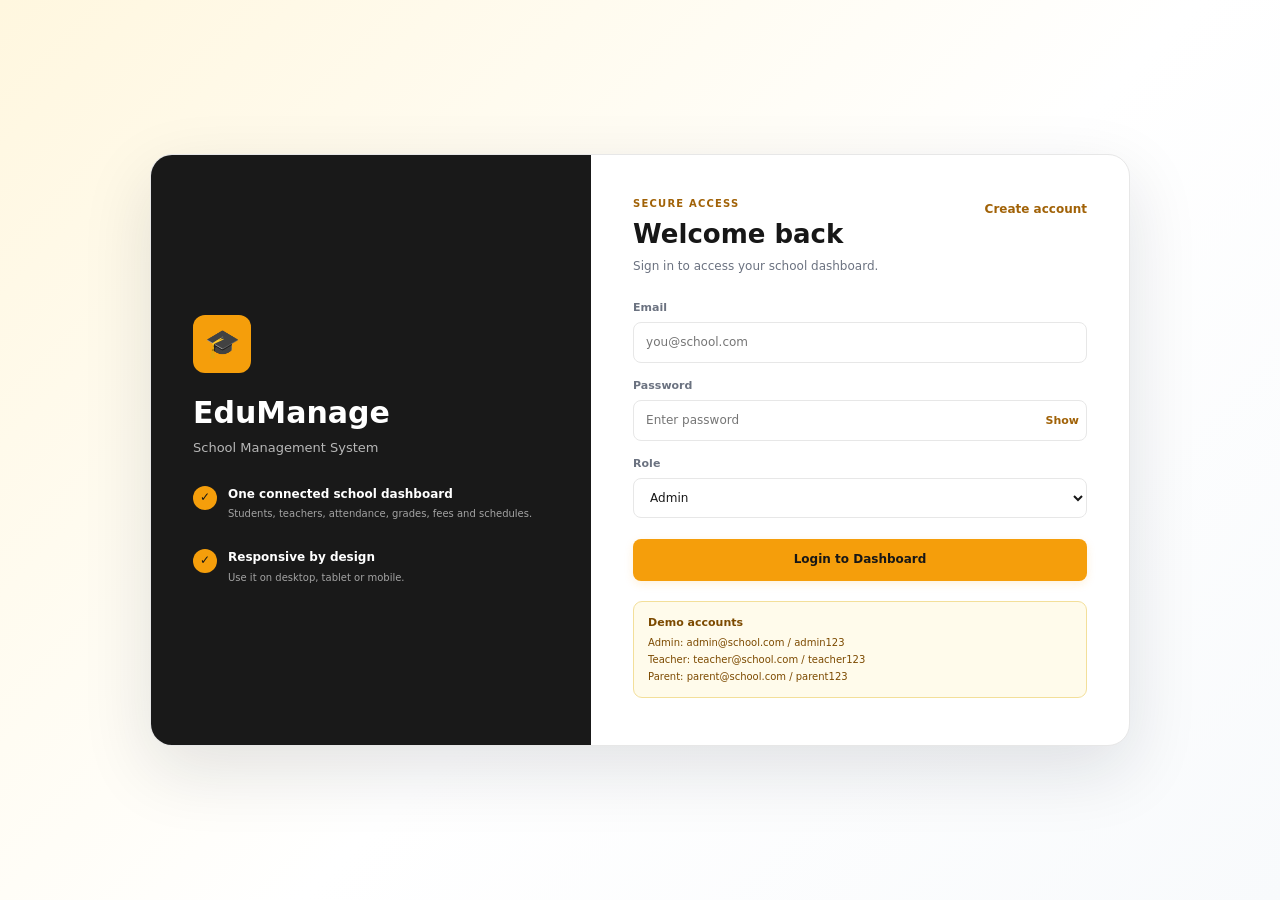
<file: index.html>
<!DOCTYPE html>
<html lang="en">
<head>
  <meta charset="UTF-8">
  <meta name="viewport" content="width=device-width, initial-scale=1.0">
  <title>EduManage | School Management System</title>
  <link rel="stylesheet" href="css/style.css">
</head>
<body>
  <div class="app-shell">
    <aside class="sidebar" id="sidebar">
      <div class="brand">
        <div class="brand-icon">🎓</div>
        <div><strong>EduManage</strong><small>School ERP</small></div>
      </div>

      <nav class="nav-menu">
        <button class="nav-item active" data-page="dashboard"><span class="nav-icon">📊</span><span>Dashboard</span></button>
        <button class="nav-item" data-page="students"><span class="nav-icon">👨‍🎓</span><span>Students</span></button>
        <button class="nav-item" data-page="teachers"><span class="nav-icon">👩‍🏫</span><span>Teachers</span></button>
        <button class="nav-item" data-page="classes"><span class="nav-icon">🏫</span><span>Classes & Sections</span></button>
        <button class="nav-item" data-page="attendance"><span class="nav-icon">✓</span><span>Attendance</span></button>
        <button class="nav-item" data-page="grades"><span class="nav-icon">📝</span><span>Grades</span></button>
        <button class="nav-item" data-page="fees"><span class="nav-icon">₹</span><span>Fee Management</span></button>
        <button class="nav-item" data-page="timetable"><span class="nav-icon">🕐</span><span>Timetable</span></button>
        <button class="nav-item" data-page="reports"><span class="nav-icon">📄</span><span>Reports & Export</span></button>
        <button class="nav-item" data-page="exams"><span class="nav-icon">📅</span><span>Exam Schedule</span></button>
        <button class="nav-item" data-page="communications"><span class="nav-icon">💬</span><span>Parent Communication</span></button>
        <button class="nav-item" data-page="receipts"><span class="nav-icon">🧾</span><span>Fee Receipts</span></button>
        <button class="nav-item" data-page="photos"><span class="nav-icon">🖼</span><span>Student Photos</span></button>
        <button class="nav-item" data-page="notifications"><span class="nav-icon">🔔</span><span>Notifications</span></button>
      </nav>

      <div class="sidebar-footer">
        <div class="user-mini">
          <div class="avatar user-initials">AU</div>
          <div><strong class="user-name">Admin User</strong><small class="user-role">Administrator</small></div>
        </div>
        <button id="logoutBtn" class="logout-btn">↪ Logout</button>
      </div>
    </aside>

    <main class="main">
      <header class="topbar">
        <div class="top-left">
          <button class="mobile-menu" id="mobileMenu">☰</button>
          <div>
            <h1 id="pageTitle">Dashboard</h1>
            <p id="pageSubtitle">School overview and statistics</p>
          </div>
        </div>
        <div class="top-actions">
          <span class="date-pill" id="today"></span>
          <button class="icon-btn" id="themeBtn" title="Toggle dark mode">◐</button>
        </div>
      </header>

      <section id="content" class="content"></section>
    </main>
  </div>

  <div id="sidebarOverlay" class="sidebar-overlay" aria-hidden="true"></div>
  <div id="modalRoot"></div>
  <div id="toast" class="toast"></div>

  <script src="js/auth.js"></script>
  <script src="js/data.js"></script>
  <script src="js/app.js"></script>
  <script src="js/enhancements.js"></script>
  <script src="js/phase8.js"></script>
</body>
</html>
</file>
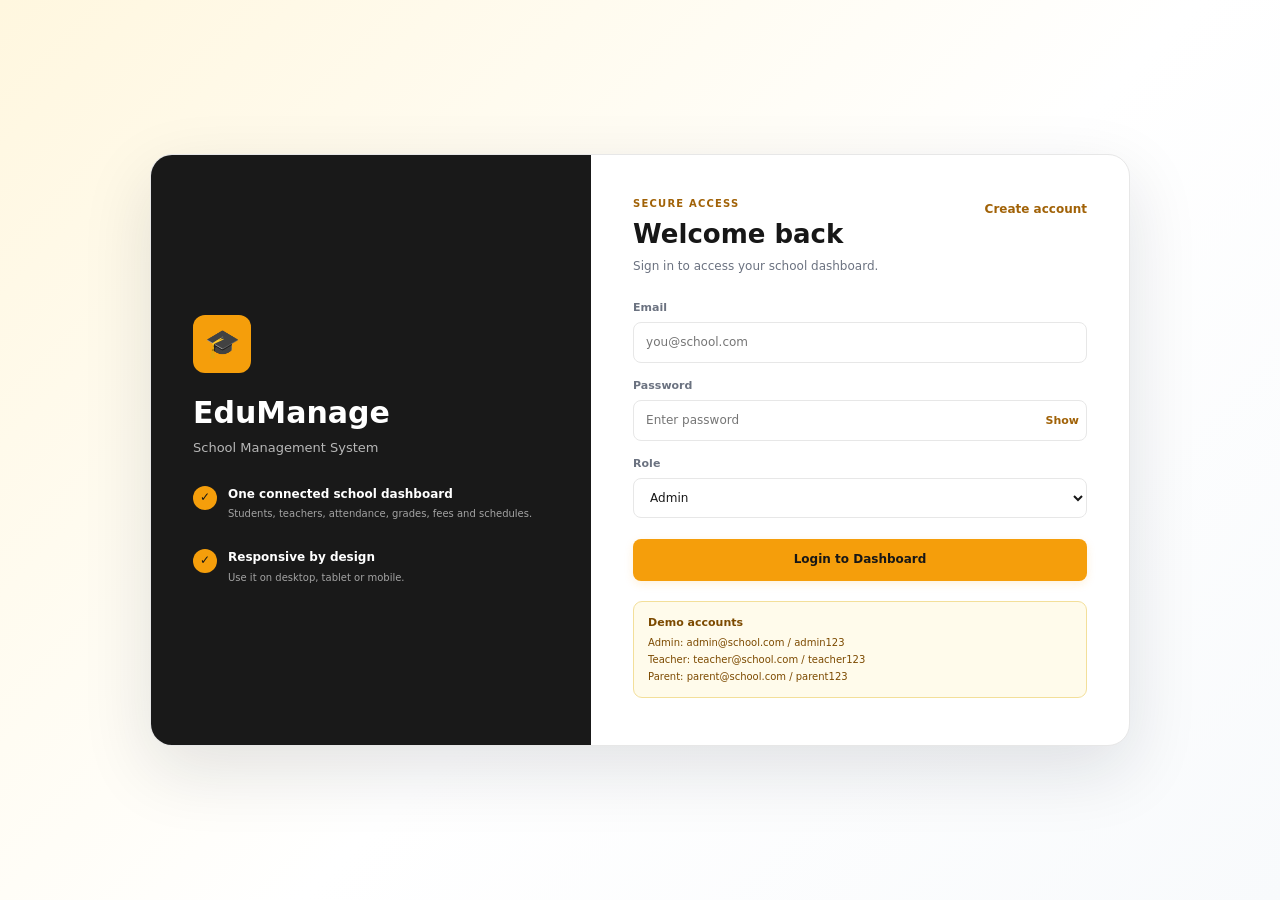
<file: login.html>
<!DOCTYPE html>
<html lang="en"><head><meta charset="UTF-8"><meta name="viewport" content="width=device-width,initial-scale=1.0"><title>EduManage | Login</title><link rel="stylesheet" href="css/style.css"></head>
<body class="auth-page">
<main class="auth-shell">
  <section class="auth-brand-panel"><div class="brand-icon big">🎓</div><h1>EduManage</h1><p>School Management System</p><div class="auth-feature"><span>✓</span><div><strong>One connected school dashboard</strong><small>Students, teachers, attendance, grades, fees and schedules.</small></div></div><div class="auth-feature"><span>✓</span><div><strong>Responsive by design</strong><small>Use it on desktop, tablet or mobile.</small></div></div></section>
  <section class="auth-card">
    <div class="auth-header"><div><div class="page-kicker">SECURE ACCESS</div><h2>Welcome back</h2><p>Sign in to access your school dashboard.</p></div><a class="auth-link" href="register.html">Create account</a></div>
    <div id="authMessage" class="auth-message" hidden></div>
    <form id="loginForm">
      <div class="form-group"><label for="email">Email</label><input id="email" name="email" type="email" autocomplete="username" required placeholder="you@school.com"></div>
      <div class="form-group"><label for="password">Password</label><div class="password-wrap"><input id="password" name="password" type="password" autocomplete="current-password" required placeholder="Enter password"><button type="button" class="password-toggle" onclick="togglePassword()">Show</button></div></div>
      <div class="form-group"><label for="role">Role</label><select id="role" name="role"><option>Admin</option><option>Teacher</option><option>Parent</option></select></div>
      <button id="loginBtn" class="btn btn-primary auth-submit" type="submit">Login to Dashboard</button>
    </form>
    <div class="demo-box"><strong>Demo accounts</strong><div>Admin: admin@school.com / admin123</div><div>Teacher: teacher@school.com / teacher123</div><div>Parent: parent@school.com / parent123</div></div>
  </section>
</main>
<script src="js/auth.js"></script><script>
function togglePassword(){const x=document.getElementById('password'),b=document.querySelector('.password-toggle');x.type=x.type==='password'?'text':'password';b.textContent=x.type==='password'?'Show':'Hide';}
(function(){const p=new URLSearchParams(location.search);if(p.get('email'))document.getElementById('email').value=p.get('email');if(p.get('role'))document.getElementById('role').value=p.get('role');if(p.get('registered'))showMessage('Account created. Sign in with your new credentials.','success');if(p.get('loggedout'))showMessage('You have been logged out.','success');
 document.getElementById('loginForm').addEventListener('submit',e=>{e.preventDefault();const f=new FormData(e.target),btn=document.getElementById('loginBtn');btn.disabled=true;btn.textContent='Signing in…';setTimeout(()=>{if(EduAuth.login(f.get('email'),f.get('password'),f.get('role'))){location.replace('index.html')}else{btn.disabled=false;btn.textContent='Login to Dashboard';showMessage('Invalid credentials or selected role.','error')}},120);});
 function showMessage(msg,type){const el=document.getElementById('authMessage');el.hidden=false;el.className='auth-message '+type;el.textContent=msg;}
})();
</script></body></html>
</file>
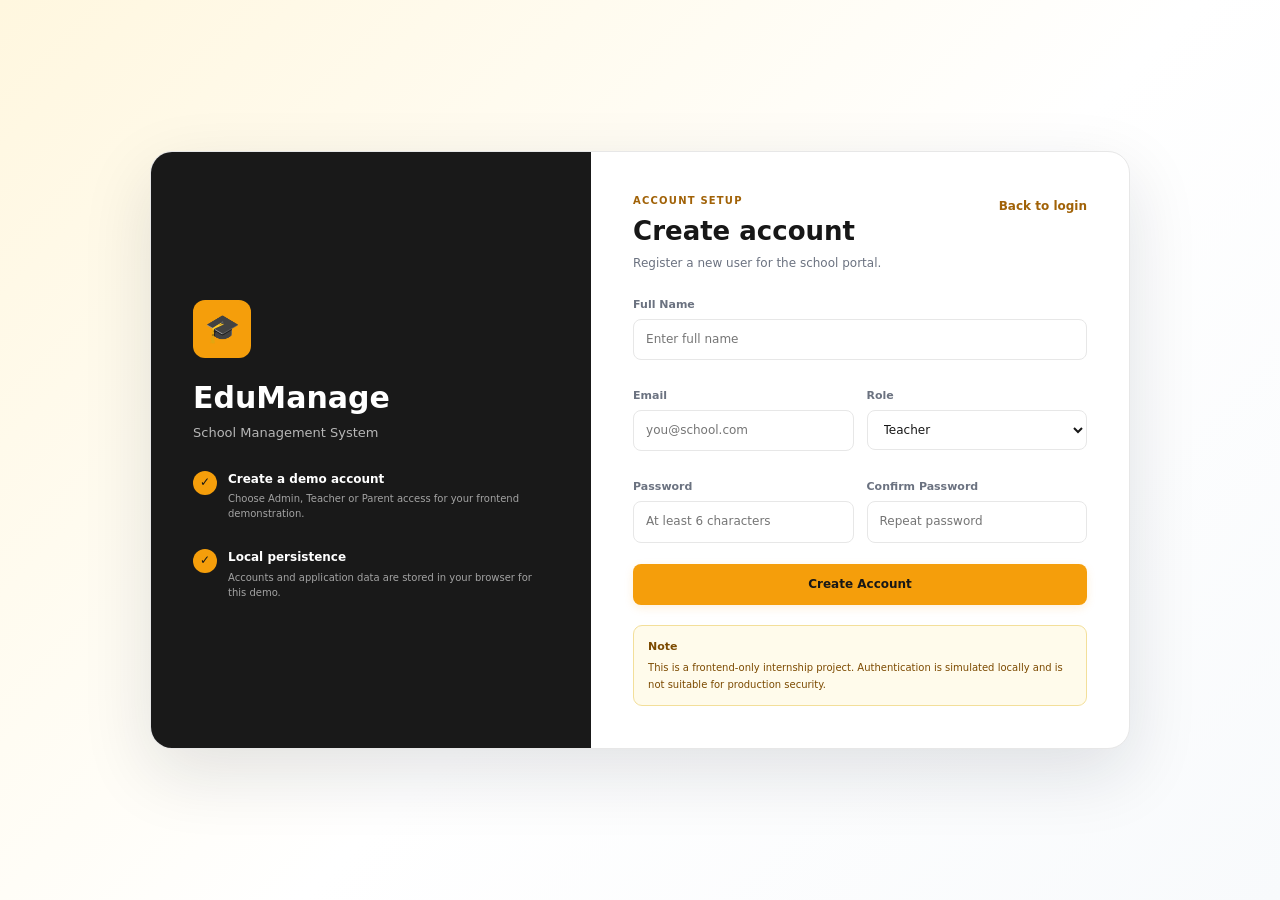
<file: register.html>
<!DOCTYPE html>
<html lang="en"><head><meta charset="UTF-8"><meta name="viewport" content="width=device-width,initial-scale=1.0"><title>EduManage | Register</title><link rel="stylesheet" href="css/style.css"></head>
<body class="auth-page"><main class="auth-shell">
<section class="auth-brand-panel"><div class="brand-icon big">🎓</div><h1>EduManage</h1><p>School Management System</p><div class="auth-feature"><span>✓</span><div><strong>Create a demo account</strong><small>Choose Admin, Teacher or Parent access for your frontend demonstration.</small></div></div><div class="auth-feature"><span>✓</span><div><strong>Local persistence</strong><small>Accounts and application data are stored in your browser for this demo.</small></div></div></section>
<section class="auth-card"><div class="auth-header"><div><div class="page-kicker">ACCOUNT SETUP</div><h2>Create account</h2><p>Register a new user for the school portal.</p></div><a class="auth-link" href="login.html">Back to login</a></div><div id="registerMessage" class="auth-message" hidden></div>
<form id="registerForm"><div class="form-grid"><div class="form-group full"><label>Full Name</label><input name="name" required placeholder="Enter full name"></div><div class="form-group"><label>Email</label><input name="email" type="email" required placeholder="you@school.com"></div><div class="form-group"><label>Role</label><select name="role"><option>Teacher</option><option>Parent</option><option>Admin</option></select></div><div class="form-group"><label>Password</label><input name="password" type="password" minlength="6" required placeholder="At least 6 characters"></div><div class="form-group"><label>Confirm Password</label><input name="confirm" type="password" minlength="6" required placeholder="Repeat password"></div></div><button class="btn btn-primary auth-submit" type="submit">Create Account</button></form>
<div class="demo-box"><strong>Note</strong><div>This is a frontend-only internship project. Authentication is simulated locally and is not suitable for production security.</div></div></section></main>
<script src="js/auth.js"></script><script>
document.getElementById('registerForm').addEventListener('submit',e=>{e.preventDefault();const f=new FormData(e.target),msg=document.getElementById('registerMessage');try{if(f.get('password')!==f.get('confirm'))throw Error('Passwords do not match.');const a=EduAuth.register({name:f.get('name'),email:f.get('email'),password:f.get('password'),role:f.get('role')});msg.hidden=false;msg.className='auth-message success';msg.textContent='Account created successfully. Redirecting to login…';setTimeout(()=>location.replace('login.html?registered=1&email='+encodeURIComponent(a.email)+'&role='+encodeURIComponent(a.role)),450)}catch(err){msg.hidden=false;msg.className='auth-message error';msg.textContent=err.message}});
</script></body></html>
</file>
<file: css/style.css>
:root{
  --primary:#f59e0b;--primary-strong:#d97706;--primary-soft:#fff7df;
  --bg:#f7f8fa;--card:#fff;--text:#171717;--muted:#6b7280;--border:#e7e7e7;
  --sidebar:#191919;--sidebar-muted:#a3a3a3;--success:#16a34a;--danger:#dc2626;
  --shadow:0 8px 30px rgba(15,23,42,.06)
}
*{box-sizing:border-box;margin:0;padding:0}
body{font-family:Inter,ui-sans-serif,system-ui,-apple-system,BlinkMacSystemFont,"Segoe UI",Arial,sans-serif;background:var(--bg);color:var(--text);line-height:1.45}
button,input,select,textarea{font:inherit}button{cursor:pointer;border:0}
.app-shell{min-height:100vh;display:flex}.sidebar{width:258px;position:fixed;inset:0 auto 0 0;background:var(--sidebar);color:#fff;z-index:30;display:flex;flex-direction:column}
.brand{height:82px;padding:0 22px;display:flex;align-items:center;gap:12px;border-bottom:1px solid #303030}.brand-icon{width:42px;height:42px;border-radius:12px;background:var(--primary);display:grid;place-items:center;font-size:21px}.brand strong{display:block;font-size:18px;letter-spacing:-.2px}.brand small{display:block;color:#8f8f8f;font-size:11px;margin-top:1px}
.nav-menu{padding:20px 13px;flex:1;overflow:auto}.nav-label{font-size:10px;text-transform:uppercase;letter-spacing:1px;color:#707070;padding:0 12px 9px}.nav-item{width:100%;display:flex;align-items:center;gap:12px;text-align:left;background:transparent;color:#bdbdbd;padding:11px 13px;border-radius:9px;margin-bottom:4px;font-size:13px;transition:.18s}.nav-item:hover{background:#292929;color:#fff}.nav-item.active{background:var(--primary);color:#171717;font-weight:700}.nav-icon{width:20px;text-align:center;font-size:15px}.sidebar-footer{padding:15px;border-top:1px solid #303030}.user-mini{display:flex;align-items:center;gap:10px;padding:7px}.avatar{width:34px;height:34px;border-radius:50%;background:#fde68a;color:#713f12;display:grid;place-items:center;font-weight:800}.user-mini strong{display:block;font-size:12px}.user-mini small{display:block;color:#888;font-size:10px}.logout-btn{width:100%;margin-top:8px;padding:9px;border-radius:8px;background:#292929;color:#bbb;font-size:12px}.logout-btn:hover{background:#333;color:#fff}
.main{margin-left:258px;width:calc(100% - 258px);min-height:100vh}.topbar{height:82px;background:var(--card);border-bottom:1px solid var(--border);padding:0 32px;display:flex;align-items:center;justify-content:space-between;position:sticky;top:0;z-index:20}.top-left{display:flex;align-items:center;gap:14px}.topbar h1{font-size:23px;letter-spacing:-.5px}.topbar p{font-size:12px;color:var(--muted);margin-top:2px}.top-actions{display:flex;align-items:center;gap:10px}.date-pill{padding:8px 11px;border:1px solid var(--border);border-radius:8px;color:var(--muted);font-size:12px;background:#fafafa}.icon-btn,.mobile-menu{width:38px;height:38px;border-radius:9px;background:#f5f5f5;color:#444}.mobile-menu{display:none}.content{padding:28px 32px 40px;max-width:1600px;margin:auto}
.welcome{display:flex;justify-content:space-between;align-items:center;background:linear-gradient(110deg,#fff8df,#fff);border:1px solid #f3df9a;border-radius:15px;padding:22px 24px;margin-bottom:22px}.welcome h2{font-size:20px;letter-spacing:-.3px}.welcome p{font-size:12px;color:#786f58;margin-top:5px}.welcome .welcome-badge{background:#fff1b8;color:#8a5a00;padding:7px 10px;border-radius:8px;font-size:11px;font-weight:700}
.stats{display:grid;grid-template-columns:repeat(4,1fr);gap:15px;margin-bottom:22px}.stat-card{background:var(--card);border:1px solid var(--border);border-radius:13px;padding:18px;box-shadow:var(--shadow)}.stat-top{display:flex;justify-content:space-between;align-items:center}.stat-card .label{font-size:12px;color:var(--muted)}.stat-icon{width:35px;height:35px;border-radius:9px;background:var(--primary-soft);display:grid;place-items:center}.stat-card .value{font-size:27px;font-weight:780;margin:12px 0 3px;letter-spacing:-.5px}.stat-card .hint{font-size:11px;color:var(--muted)}.hint.up{color:var(--success)}
.dashboard-grid{display:grid;grid-template-columns:1.35fr .65fr;gap:18px}.card{background:var(--card);border:1px solid var(--border);border-radius:13px;box-shadow:var(--shadow);overflow:hidden}.card-head{padding:16px 19px;display:flex;align-items:center;justify-content:space-between;gap:12px;border-bottom:1px solid var(--border)}.card-head h2{font-size:15px}.card-head small{font-size:11px;color:var(--muted)}.card-body{padding:19px}.quick-grid{display:grid;grid-template-columns:repeat(2,1fr);gap:10px}.quick-btn{display:flex;align-items:center;gap:10px;text-align:left;padding:14px;border:1px solid #f2e4b9;border-radius:10px;background:#fffbeb;color:#7c4a00;font-size:12px;font-weight:700}.quick-btn:hover{background:#fff4c7;border-color:#f4d879}.quick-btn span{font-size:17px}.progress-row{margin-bottom:16px}.progress-label{display:flex;justify-content:space-between;font-size:12px;margin-bottom:6px}.progress-label span:last-child{font-weight:700}.progress{height:7px;background:#f0f0f0;border-radius:99px;overflow:hidden}.progress>span{display:block;height:100%;background:var(--primary);border-radius:99px}.activity{display:flex;gap:11px;padding:12px 0;border-bottom:1px solid #f0f0f0}.activity:last-child{border-bottom:0}.activity-dot{width:8px;height:8px;border-radius:50%;background:var(--primary);margin-top:6px;flex:0 0 auto}.activity strong{font-size:12px}.activity p{font-size:11px;color:var(--muted);margin-top:2px}
.toolbar{display:flex;align-items:center;justify-content:space-between;gap:12px;margin-bottom:16px;flex-wrap:wrap}.search{padding:10px 12px;border:1px solid var(--border);border-radius:8px;min-width:250px;outline:none;background:var(--card);color:var(--text);font-size:12px}.search:focus,input:focus,select:focus,textarea:focus{border-color:var(--primary);box-shadow:0 0 0 3px rgba(245,158,11,.13)}.btn{padding:9px 13px;border-radius:8px;font-weight:700;font-size:12px}.btn-primary{background:var(--primary);color:#171717}.btn-primary:hover{background:var(--primary-strong);color:#fff}.btn-secondary{background:#f4f4f5;color:#404040}.btn-danger{background:#fee2e2;color:#991b1b}.btn-sm{padding:6px 9px;font-size:11px}.action-group{display:flex;gap:6px}
.table-wrap{overflow-x:auto}table{width:100%;border-collapse:collapse;min-width:650px}th,td{padding:12px 15px;text-align:left;border-bottom:1px solid #eeeeee;font-size:12px}th{background:#fffbeb;color:#7c4a00;font-size:11px;text-transform:uppercase;letter-spacing:.25px}tr:hover td{background:#fffdf6}.badge{display:inline-block;padding:4px 8px;border-radius:999px;font-size:10px;font-weight:800}.badge.success{background:#dcfce7;color:#166534}.badge.warning{background:#fef3c7;color:#92400e}.badge.danger{background:#fee2e2;color:#991b1b}.empty{padding:35px;text-align:center;color:var(--muted)}
.notice{padding:13px 15px;background:#fffbeb;border-left:3px solid var(--primary);border-radius:7px;color:#7c4a00;margin-bottom:18px;font-size:12px}.modal-backdrop{position:fixed;inset:0;background:rgba(0,0,0,.48);display:grid;place-items:center;z-index:50;padding:15px}.modal{width:min(650px,100%);max-height:90vh;overflow:auto;background:var(--card);border-radius:14px;box-shadow:0 20px 60px rgba(0,0,0,.22)}.modal-head{padding:17px 19px;border-bottom:1px solid var(--border);display:flex;justify-content:space-between;align-items:center}.modal-head h2{font-size:16px}.modal-body{padding:19px}.form-grid{display:grid;grid-template-columns:1fr 1fr;gap:13px}.form-group{display:flex;flex-direction:column;gap:6px}.form-group.full{grid-column:1/-1}.form-group label{font-size:11px;font-weight:750;color:var(--muted)}.form-group input,.form-group select,.form-group textarea{padding:9px 10px;border:1px solid var(--border);border-radius:8px;background:var(--card);color:var(--text);outline:none;font-size:12px}.modal-actions{display:flex;justify-content:flex-end;gap:8px;margin-top:19px}
.attendance-grid{display:grid;grid-template-columns:repeat(auto-fill,minmax(190px,1fr));gap:11px;padding:19px}.student-att{border:1px solid var(--border);border-radius:10px;padding:13px;display:flex;justify-content:space-between;align-items:center;gap:10px}.student-att strong{font-size:12px}.switch{position:relative;width:42px;height:23px}.switch input{opacity:0;width:0;height:0}.slider{position:absolute;inset:0;background:#d1d5db;border-radius:30px}.slider:before{content:"";position:absolute;width:17px;height:17px;left:3px;top:3px;background:#fff;border-radius:50%;transition:.2s}.switch input:checked+.slider{background:var(--success)}.switch input:checked+.slider:before{transform:translateX(19px)}
.schedule{display:grid;grid-template-columns:100px repeat(5,1fr);min-width:800px}.schedule>div{border-right:1px solid var(--border);border-bottom:1px solid var(--border);padding:12px;min-height:72px;font-size:11px}.schedule .head{background:#fffbeb;font-weight:800;color:#7c4a00}.schedule .period{font-weight:700;color:var(--muted)}
.toast{position:fixed;right:25px;bottom:25px;background:#171717;color:#fff;padding:11px 15px;border-radius:8px;opacity:0;transform:translateY(10px);pointer-events:none;transition:.25s;z-index:100;font-size:12px}.toast.show{opacity:1;transform:none}
.dark{--bg:#101214;--card:#1b1d20;--text:#f5f5f5;--muted:#a1a1aa;--border:#303238;--primary-soft:#332a16}.dark .date-pill,.dark .icon-btn,.dark .btn-secondary{background:#292b30;color:#ddd}.dark tr:hover td{background:#24262a}.dark .welcome{background:#211e14;border-color:#4a3a14}.dark th{background:#2b2415}.dark .quick-btn{background:#292316;border-color:#4a3a14}.dark .activity{border-color:#303238}
@media(max-width:1100px){.stats{grid-template-columns:repeat(2,1fr)}.dashboard-grid{grid-template-columns:1fr}}
@media(max-width:760px){.sidebar{transform:translateX(-100%);transition:.25s}.sidebar.open{transform:none}.main{margin-left:0;width:100%}.mobile-menu{display:block}.topbar{padding:0 16px}.top-actions .date-pill{display:none}.content{padding:18px 15px 30px}.stats{grid-template-columns:1fr}.welcome{align-items:flex-start;gap:12px;flex-direction:column}.form-grid{grid-template-columns:1fr}.form-group.full{grid-column:auto}.search{min-width:100%}}

.page-toolbar{display:flex;align-items:flex-end;justify-content:space-between;gap:15px;margin-bottom:19px}.page-kicker{font-size:10px;font-weight:800;letter-spacing:1px;color:#a16207;margin-bottom:4px}.section-title{font-size:21px;letter-spacing:-.35px}.section-subtitle{font-size:12px;color:var(--muted);margin-top:3px}.filter-card{display:flex;align-items:center;gap:9px;background:var(--card);border:1px solid var(--border);border-radius:11px;padding:11px;margin-bottom:15px;box-shadow:var(--shadow)}.filter-search{flex:1;display:flex;align-items:center;gap:7px;border:1px solid var(--border);border-radius:8px;padding:0 10px;min-width:220px}.filter-search>span{color:#9ca3af}.search-clean{width:100%;padding:9px 0;border:0!important;box-shadow:none!important;outline:0;background:transparent;color:var(--text);font-size:12px}.filter-select{padding:9px 10px;border:1px solid var(--border);border-radius:8px;background:var(--card);color:var(--text);font-size:12px;outline:none}.data-table td{vertical-align:middle}.person-cell{display:flex;align-items:center;gap:10px;min-width:170px}.person-cell small{display:block;color:var(--muted);font-size:10px;margin-top:1px}.student-avatar,.teacher-avatar{width:35px;height:35px;border-radius:10px;background:#fef3c7;color:#92400e;display:grid;place-items:center;font-size:11px;font-weight:800;flex:0 0 auto}.student-avatar.large{width:62px;height:62px;border-radius:14px;font-size:17px}.student-avatar img,.student-avatar.large img{object-fit:cover}.teacher-avatar{border-radius:50%;background:#e0f2fe;color:#075985}.profile-form-head{display:flex;align-items:center;gap:12px;background:#fffbeb;border:1px solid #f3df9a;padding:12px;border-radius:10px;margin-bottom:17px}.profile-form-head p{font-size:11px;color:#7c6f52;margin-top:2px}.student-profile .profile-banner{display:flex;align-items:center;gap:14px;background:#fffbeb;border:1px solid #f3df9a;border-radius:12px;padding:17px}.profile-banner h2{font-size:19px}.profile-banner p{font-size:12px;color:var(--muted);margin:3px 0 7px}.profile-stats{display:grid;grid-template-columns:repeat(3,1fr);gap:9px;margin:12px 0}.profile-stats>div{background:#fafafa;border:1px solid var(--border);border-radius:9px;padding:12px}.profile-stats small,.detail-grid small{display:block;color:var(--muted);font-size:10px;margin-bottom:4px}.profile-stats strong{font-size:15px}.detail-grid{display:grid;grid-template-columns:1fr 1fr;gap:9px}.detail-grid>div{padding:11px;border:1px solid var(--border);border-radius:9px}.empty-state{text-align:center;padding:50px 20px;color:var(--muted)}.empty-state .empty-icon{font-size:28px;margin-bottom:8px}.empty-state strong{display:block;color:var(--text);font-size:13px}.empty-state p{font-size:11px;margin-top:3px}
@media(max-width:760px){.page-toolbar{align-items:flex-start;flex-direction:column}.filter-card{align-items:stretch;flex-direction:column}.filter-search{min-width:0;width:100%}.filter-select{width:100%}.profile-stats,.detail-grid{grid-template-columns:1fr}.person-cell{min-width:145px}}

.compact-stats{grid-template-columns:repeat(3,1fr);margin-bottom:18px}.compact-stats .stat-card{padding:15px}.compact-stats .value{font-size:23px}.form-group-inline{display:flex;align-items:center;gap:7px}.form-group-inline label{font-size:11px;font-weight:750;color:var(--muted)}.form-group-inline input{padding:9px 10px;border:1px solid var(--border);border-radius:8px;background:var(--card);color:var(--text);font-size:12px;outline:none}.attendance-filters{flex-wrap:wrap}.attendance-summary{display:grid;grid-template-columns:repeat(4,1fr) auto;gap:10px;margin-bottom:15px}.att-stat,.att-note{background:var(--card);border:1px solid var(--border);border-radius:10px;padding:12px}.att-stat span{display:block;color:var(--muted);font-size:10px}.att-stat strong{display:block;font-size:18px;margin-top:3px}.att-note{display:flex;align-items:center;color:var(--muted);font-size:10px;line-height:1.4}.attendance-student{min-height:64px}.attendance-student .person-cell{min-width:0}.attendance-student .student-avatar{width:32px;height:32px}.dark .profile-form-head,.dark .profile-banner{background:#292316;border-color:#4a3a14}
@media(max-width:900px){.compact-stats{grid-template-columns:1fr 1fr}.attendance-summary{grid-template-columns:1fr 1fr}.att-note{grid-column:1/-1}}
@media(max-width:760px){.compact-stats{grid-template-columns:1fr}.form-group-inline{width:100%;justify-content:space-between}.form-group-inline input{flex:1}.attendance-filters .btn{width:100%}.attendance-summary{grid-template-columns:1fr 1fr}}

/* Phase 4 — Grades & Fees */
.grade-scale{display:flex;gap:6px;flex-wrap:wrap;justify-content:flex-end}.grade-scale span{font-size:9px;padding:5px 7px;border:1px solid var(--border);border-radius:6px;color:var(--muted);background:var(--card)}
.grade-preview{min-height:36px;padding:9px 10px;border:1px dashed #e7c96c;border-radius:8px;background:#fffbeb;color:#92400e;font-size:13px;font-weight:800;display:flex;align-items:center}.muted-inline{color:var(--muted);font-size:10px}.collection-mini{display:flex;align-items:center;gap:8px;padding:6px 9px;border:1px solid var(--border);border-radius:7px}.collection-mini span{font-size:10px;color:var(--muted)}.collection-mini strong{font-size:12px;color:#166534}.report-table{margin-top:14px;overflow:auto}.report-table table{min-width:480px}.profile-section{margin-top:15px}.profile-section-head{display:flex;align-items:center;justify-content:space-between;gap:10px;margin-bottom:8px}.profile-section-head h3{font-size:13px}.profile-section-head small{font-size:10px;color:var(--muted)}.profile-section .report-table{margin-top:0}.dark .grade-preview{background:#292316;border-color:#4a3a14;color:#f5d67a}.dark .grade-scale span{background:#292b30}
@media(max-width:900px){.grade-scale{justify-content:flex-start}.card-head{align-items:flex-start;flex-direction:column}.collection-mini{align-self:flex-start}}

/* Final release: authentication, reports, bonus modules and dark-mode corrections */
.auth-page{min-height:100vh;background:linear-gradient(135deg,#fff7df 0%,#fff 55%,#f8fafc 100%);display:grid;place-items:center;padding:24px;color:var(--text)}
.auth-shell{width:min(980px,96vw);display:grid;grid-template-columns:.9fr 1.1fr;background:var(--card);border:1px solid var(--border);border-radius:22px;overflow:hidden;box-shadow:0 24px 70px rgba(15,23,42,.12)}
.auth-brand-panel{padding:42px;background:#191919;color:#fff;display:flex;flex-direction:column;justify-content:center;min-height:590px}.auth-brand-panel h1{font-size:30px;margin-top:18px}.auth-brand-panel>p{color:#b7b7b7;font-size:13px;margin-top:4px}.brand-icon.big{width:58px;height:58px;font-size:28px}.auth-feature{display:flex;gap:11px;margin-top:28px}.auth-feature>span{width:24px;height:24px;border-radius:50%;background:#f59e0b;color:#171717;display:grid;place-items:center;font-weight:900;font-size:12px;flex:0 0 auto}.auth-feature strong{display:block;font-size:12px}.auth-feature small{display:block;color:#a3a3a3;font-size:10px;margin-top:3px;line-height:1.5}.auth-card{padding:42px}.auth-header{display:flex;justify-content:space-between;gap:15px;align-items:flex-start;margin-bottom:24px}.auth-header h2{font-size:26px;margin:2px 0 5px}.auth-header p{font-size:12px;color:var(--muted)}.auth-link{font-size:12px;color:#a16207;font-weight:800;text-decoration:none;padding-top:4px}.auth-link:hover{text-decoration:underline}.auth-card .form-group{margin-bottom:15px}.auth-card .form-group input,.auth-card .form-group select{width:100%;padding:11px 12px}.password-wrap{position:relative}.password-wrap input{padding-right:58px!important}.password-toggle{position:absolute;right:8px;top:50%;transform:translateY(-50%);background:transparent;color:#a16207;font-size:11px;font-weight:800}.auth-submit{width:100%;margin-top:6px;padding:12px}.demo-box{margin-top:20px;padding:12px 14px;border:1px solid #f3df9a;background:#fffbeb;border-radius:9px;font-size:10px;color:#7c4a00;line-height:1.7}.demo-box strong{display:block;font-size:11px;margin-bottom:2px}.auth-message{padding:11px 13px;border-radius:8px;font-size:11px;margin-bottom:15px}.auth-message.error{background:#fee2e2;color:#991b1b;border:1px solid #fecaca}.auth-message.success{background:#dcfce7;color:#166534;border:1px solid #bbf7d0}
.report-grid{display:grid;grid-template-columns:1fr 1fr;gap:18px}.report-actions{display:grid;grid-template-columns:1fr 1fr;gap:10px;padding:19px}.report-action{display:flex;justify-content:space-between;align-items:center;text-align:left;padding:13px;border:1px solid var(--border);border-radius:9px;background:var(--card);color:var(--text);font-size:12px;font-weight:750}.report-action:hover{border-color:#e7c96c;background:var(--primary-soft)}.report-action span{font-size:9px;color:var(--muted);font-weight:800;text-transform:uppercase}
.message-list{padding:19px;display:grid;gap:10px}.message-card{position:relative;border:1px solid var(--border);border-radius:10px;padding:14px;background:var(--card)}.message-meta{display:flex;justify-content:space-between;gap:10px}.message-meta strong{font-size:13px}.message-meta span{font-size:10px;color:var(--muted)}.message-card p{font-size:12px;margin:8px 0;color:var(--text);white-space:pre-wrap}.message-card>small{font-size:10px;color:var(--muted)}.message-delete{position:absolute;right:12px;bottom:10px}
.schedule-cell{position:relative}.schedule-cell>small{display:block;color:var(--muted);margin-top:4px}.schedule-actions{display:flex;gap:4px;margin-top:7px}.schedule-actions button{background:#f4f4f5;color:#555;border-radius:5px;padding:3px 5px;font-size:9px}.dark .schedule-actions button{background:#292b30;color:#ddd}
/* Hardcoded light surfaces are overridden here so every modal/profile/table is readable in dark mode. */
.dark .auth-page{background:#101214}.dark .auth-card{background:#1b1d20}.dark .demo-box{background:#292316;border-color:#4a3a14;color:#f5d67a}.dark .auth-link{color:#f5d67a}.dark .auth-message.success{background:#14351f;color:#bbf7d0;border-color:#245d36}.dark .auth-message.error{background:#3a1e20;color:#fecaca;border-color:#6b2b30}
.dark .profile-stats>div{background:#25272b;color:var(--text)}
.dark .profile-form-head,.dark .profile-banner{background:#292316!important;border-color:#4a3a14!important;color:var(--text)}
.dark .quick-btn{color:#f5d67a}.dark .notice{background:#292316;color:#f5d67a}.dark .grade-preview{color:#f5d67a}.dark .collection-mini strong{color:#86efac}.dark .schedule .head{background:#2b2415;color:#f5d67a}.dark .progress{background:#303238}.dark .activity{border-color:#303238}.dark th{color:#f5d67a}.dark td{border-color:#303238}.dark .table-wrap td,.dark .table-wrap th{color:var(--text)}.dark .report-action{background:#1b1d20;color:var(--text)}.dark .message-card{background:#1b1d20;color:var(--text)}.dark .filter-search{background:#1b1d20}.dark .filter-select{background:#1b1d20}.dark .btn-danger{background:#4a2427;color:#fecaca}.dark .badge.success{background:#164425;color:#bbf7d0}.dark .badge.warning{background:#4a3710;color:#fde68a}.dark .badge.danger{background:#4a2427;color:#fecaca}.dark .student-avatar{background:#3b3015;color:#f5d67a}.dark .teacher-avatar{background:#12344a;color:#bae6fd}.dark .detail-grid>div{background:#1b1d20}.dark .date-pill{background:#1b1d20}.dark input::placeholder,.dark textarea::placeholder{color:#71717a}.dark .modal-backdrop{background:rgba(0,0,0,.68)}
@media(max-width:800px){.auth-shell{grid-template-columns:1fr}.auth-brand-panel{min-height:auto;padding:28px}.auth-feature{margin-top:18px}.auth-card{padding:28px}.report-grid{grid-template-columns:1fr}}
@media(max-width:560px){.auth-header{flex-direction:column}.report-actions{grid-template-columns:1fr}.auth-page{padding:10px}.auth-shell{width:100%;border-radius:14px}}

/* Phase 6 — Reporting Center */
.report-filter-card{margin-bottom:18px}.report-filter-grid{display:grid;grid-template-columns:1.2fr 1fr 1fr 1fr 1fr auto;gap:11px;align-items:end;padding:16px}.report-filter-grid .form-group{margin:0}.report-filter-grid label{display:block;font-size:10px;font-weight:750;color:var(--muted);margin-bottom:5px}.report-filter-grid select,.report-filter-grid input{width:100%;padding:9px 10px;border:1px solid var(--border);border-radius:8px;background:var(--card);color:var(--text);font-size:11px;outline:none}.report-filter-actions{display:flex;gap:7px}.report-toolbar-actions{display:flex;gap:7px;flex-wrap:wrap}.report-preview{padding:0 16px 16px}.report-preview-label{font-size:10px;font-weight:800;color:var(--muted);text-transform:uppercase;letter-spacing:.08em;margin-bottom:7px}.report-preview-note{display:block;color:var(--muted);font-size:10px;padding-top:9px}.report-stats{grid-template-columns:repeat(4,1fr)}
.dark .report-filter-card,.dark .report-preview{background:var(--card)}
@media(max-width:1100px){.report-filter-grid{grid-template-columns:1fr 1fr 1fr}.report-filter-actions{grid-column:1/-1}.report-stats{grid-template-columns:1fr 1fr}}
@media(max-width:700px){.report-filter-grid{grid-template-columns:1fr}.report-filter-actions{grid-column:auto}.report-filter-actions .btn{flex:1}.report-toolbar-actions{width:100%}.report-toolbar-actions .btn{flex:1}.report-stats{grid-template-columns:1fr 1fr}}
@media(max-width:480px){.report-stats{grid-template-columns:1fr}.report-toolbar-actions{flex-direction:column}.report-toolbar-actions .btn{width:100%}}

/* Phase 7 — Bonus features */
.photo-manager{display:grid;grid-template-columns:repeat(4,1fr);gap:14px;padding:18px}.photo-card{display:flex;flex-direction:column;align-items:center;text-align:center;gap:6px;border:1px solid var(--border);border-radius:12px;padding:14px;background:var(--card)}.photo-preview{width:78px;height:78px;border-radius:50%;overflow:hidden;display:grid;place-items:center;background:#fef3c7;color:#a16207;font-size:22px;font-weight:900;border:3px solid var(--border);margin-bottom:3px}.photo-preview img{width:100%;height:100%;object-fit:cover}.photo-card strong{font-size:12px}.photo-card small{font-size:10px;color:var(--muted)}.photo-upload-label{cursor:pointer}.notification-list{display:grid;gap:12px}.notification-card{display:flex;gap:14px;align-items:flex-start;border:1px solid var(--border);border-radius:12px;padding:16px;background:var(--card)}.notification-icon{width:38px;height:38px;flex:0 0 38px;border-radius:10px;display:grid;place-items:center;background:var(--primary-soft);font-weight:900;color:#a16207}.notification-card strong{font-size:13px}.notification-card p{font-size:11px;color:var(--muted);margin:4px 0}.notification-card small{font-size:9px;color:var(--muted)}.notification-card.finance .notification-icon{background:#fef3c7}.notification-card.exam .notification-icon{background:#e0f2fe}.notification-card.attendance .notification-icon{background:#dcfce7}.receipt-box{max-width:700px;margin:auto}.receipt-brand{text-align:center;border-bottom:2px solid #f59e0b;padding-bottom:12px;margin-bottom:16px}.receipt-brand h2{margin:0;font-size:22px}.receipt-brand p{margin:4px 0 0;color:#666;font-size:12px}.receipt-meta{display:flex;justify-content:space-between;gap:15px;margin-bottom:15px;font-size:11px}.receipt-meta strong{font-size:10px;color:#777}.receipt-thanks{text-align:center;margin-top:18px;color:#666;font-size:11px}.dark .photo-card,.dark .notification-card{background:var(--card)}.dark .photo-preview{background:#292316;color:#f5d67a}.dark .notification-icon{background:#292316;color:#f5d67a}.dark .receipt-brand p,.dark .receipt-thanks{color:#aaa}
@media(max-width:1000px){.photo-manager{grid-template-columns:repeat(3,1fr)}}
@media(max-width:700px){.photo-manager{grid-template-columns:repeat(2,1fr)}}
@media(max-width:450px){.photo-manager{grid-template-columns:1fr}.receipt-meta{flex-direction:column}}


/* Phase 8 — final visual and responsive polish */
:focus-visible{outline:3px solid rgba(245,158,11,.38);outline-offset:2px}
::selection{background:#fde68a;color:#713f12}
.sidebar-overlay{display:none}
.page-kicker{font-size:10px;font-weight:850;letter-spacing:.12em;color:#a16207;margin-bottom:4px}
.section-title{font-size:22px;letter-spacing:-.45px}
.section-subtitle{font-size:12px;color:var(--muted);margin-top:4px}
.compact-stats{grid-template-columns:repeat(4,1fr)}
.page-toolbar{display:flex;align-items:flex-end;justify-content:space-between;gap:16px;margin-bottom:18px;flex-wrap:wrap}
.page-toolbar>.btn{flex:0 0 auto}
.card-head .btn{white-space:nowrap}
.data-table tbody tr{transition:background .15s ease}
.data-table td strong{font-weight:750}
.btn{transition:transform .12s ease,background .15s ease,box-shadow .15s ease}
.btn:active{transform:translateY(1px)}
.btn-primary{box-shadow:0 3px 10px rgba(245,158,11,.14)}
.btn:disabled{opacity:.55;cursor:not-allowed;box-shadow:none}
.empty-state{padding:34px 18px;text-align:center;color:var(--muted);display:flex;flex-direction:column;align-items:center;gap:6px}
.empty-state strong{color:var(--text);font-size:13px}
.empty-state p{font-size:11px;max-width:420px}
.empty-state::first-line{font-size:20px}
.profile-stats{display:grid;grid-template-columns:repeat(3,1fr);gap:10px;margin:16px 0}
.profile-stats>div{background:#fafafa;border:1px solid var(--border);border-radius:10px;padding:13px;min-width:0}
.profile-stats small{display:block;color:var(--muted);font-size:10px;margin-bottom:4px}
.profile-stats strong{display:block;font-size:16px;overflow-wrap:anywhere}
.profile-section{margin-top:18px}
.profile-section-head{display:flex;justify-content:space-between;align-items:center;gap:12px;margin-bottom:9px}
.profile-section-head h3{font-size:13px}.profile-section-head small{font-size:10px;color:var(--muted)}
.report-table{border:1px solid var(--border);border-radius:10px;overflow:hidden}
.report-table table{min-width:0}
.modal{animation:modalIn .16s ease-out}.modal-backdrop{animation:fadeIn .12s ease-out}
@keyframes modalIn{from{opacity:0;transform:translateY(8px) scale(.985)}to{opacity:1;transform:none}}
@keyframes fadeIn{from{opacity:0}to{opacity:1}}
.toast{box-shadow:0 12px 30px rgba(0,0,0,.18);max-width:min(360px,calc(100vw - 30px))}
.dark .page-kicker{color:#f5d67a}.dark .profile-stats>div{background:#25272b}.dark .empty-state strong{color:var(--text)}
.dark .section-title{color:var(--text)}
.dark ::selection{background:#6b4d08;color:#fff}

@media(max-width:900px){
  .content{padding:22px 20px 34px}
  .topbar{padding:0 20px}
  .sidebar{box-shadow:12px 0 35px rgba(0,0,0,.22)}
  .sidebar.open + .sidebar-overlay{display:block}
  .sidebar-overlay{position:fixed;inset:0;background:rgba(0,0,0,.45);z-index:25}
  .compact-stats{grid-template-columns:repeat(2,1fr)}
}
@media(max-width:700px){
  .topbar{height:72px}.topbar h1{font-size:19px}.topbar p{font-size:11px}
  .content{padding:18px 14px 28px}
  .page-toolbar{align-items:stretch;flex-direction:column;gap:10px}
  .page-toolbar>.btn{width:100%}
  .card-head{align-items:flex-start;flex-direction:column}
  .card-head>.btn,.card-head .report-toolbar-actions{width:100%}
  .profile-stats{grid-template-columns:1fr 1fr}
  .modal{max-height:94vh;border-radius:12px}
  .modal-body{padding:15px}
  .form-grid{grid-template-columns:1fr}
  .form-group.full{grid-column:auto}
  .modal-actions{flex-wrap:wrap}.modal-actions .btn{flex:1;min-width:100px}
  .schedule{min-width:720px}
}
@media(max-width:460px){
  .compact-stats{grid-template-columns:1fr}
  .profile-stats{grid-template-columns:1fr}
  .welcome{padding:17px}.welcome h2{font-size:17px}
  .top-actions .icon-btn{width:34px;height:34px}
  .search{min-width:0;width:100%}
  .action-group{flex-wrap:wrap}
}
@media(prefers-reduced-motion:reduce){*,*::before,*::after{scroll-behavior:auto!important;animation:none!important;transition:none!important}}

/* Print only the current application content cleanly. */
@media print{
  .sidebar,.topbar,.toast,.modal-backdrop,.sidebar-overlay{display:none!important}
  .main{margin:0;width:100%}.content{padding:0;max-width:none}
  .card{box-shadow:none;border:1px solid #ddd}.btn,.toolbar,.page-toolbar{display:none!important}
  body{background:#fff;color:#111}.dark{--card:#fff;--text:#111;--muted:#555;--border:#ddd}
}
</file>
